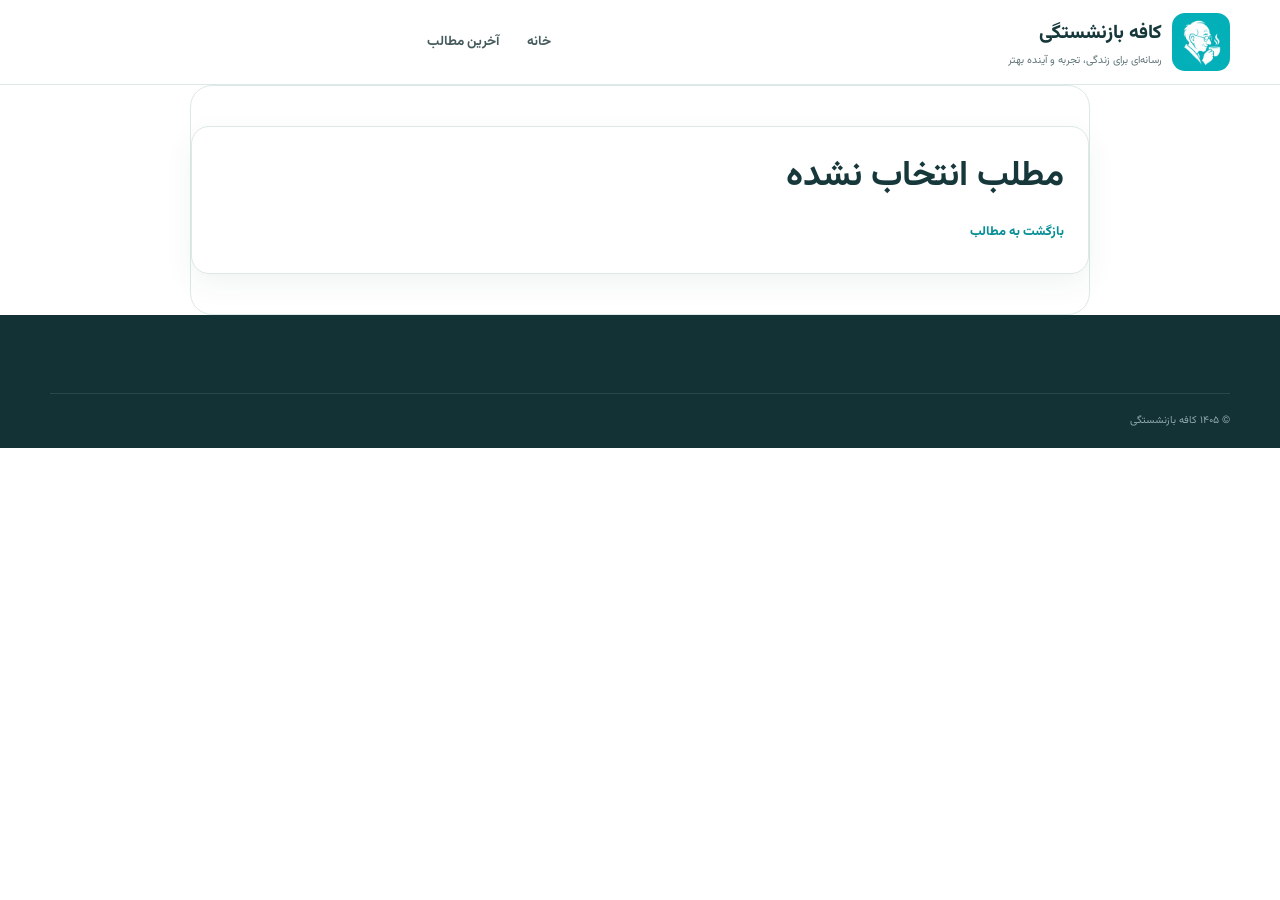
<file: article.html>
<!doctype html>
<html lang="fa" dir="rtl">
<head>
<meta charset="utf-8">
<meta name="viewport" content="width=device-width,initial-scale=1">
<title>مطلب | کافه بازنشستگی</title>
<link rel="preconnect" href="https://fonts.googleapis.com">
<link rel="preconnect" href="https://fonts.gstatic.com" crossorigin>
<link href="https://fonts.googleapis.com/css2?family=Vazirmatn:wght@400;500;600;700;800&display=swap" rel="stylesheet">
<link rel="stylesheet" href="style.css">
</head>
<body>
<header>
  <div class="container head">
    <a class="brand" href="index.html"><img src="assets/logo.png" alt=""><span><strong>کافه بازنشستگی</strong><small>رسانه‌ای برای زندگی، تجربه و آینده بهتر</small></span></a>
    <nav class="nav">
      <a href="index.html">خانه</a>
      <a href="category.html">آخرین مطالب</a>
    </nav>
  </div>
</header>
<main class="article-page container" style="padding:40px 0">
  <p class="muted">در حال بارگذاری مطلب…</p>
</main>
<footer><div class="container copy">© ۱۴۰۵ کافه بازنشستگی</div></footer>
<div class="toast"></div>
<script src="script.js"></script>
</body>
</html>
</file>
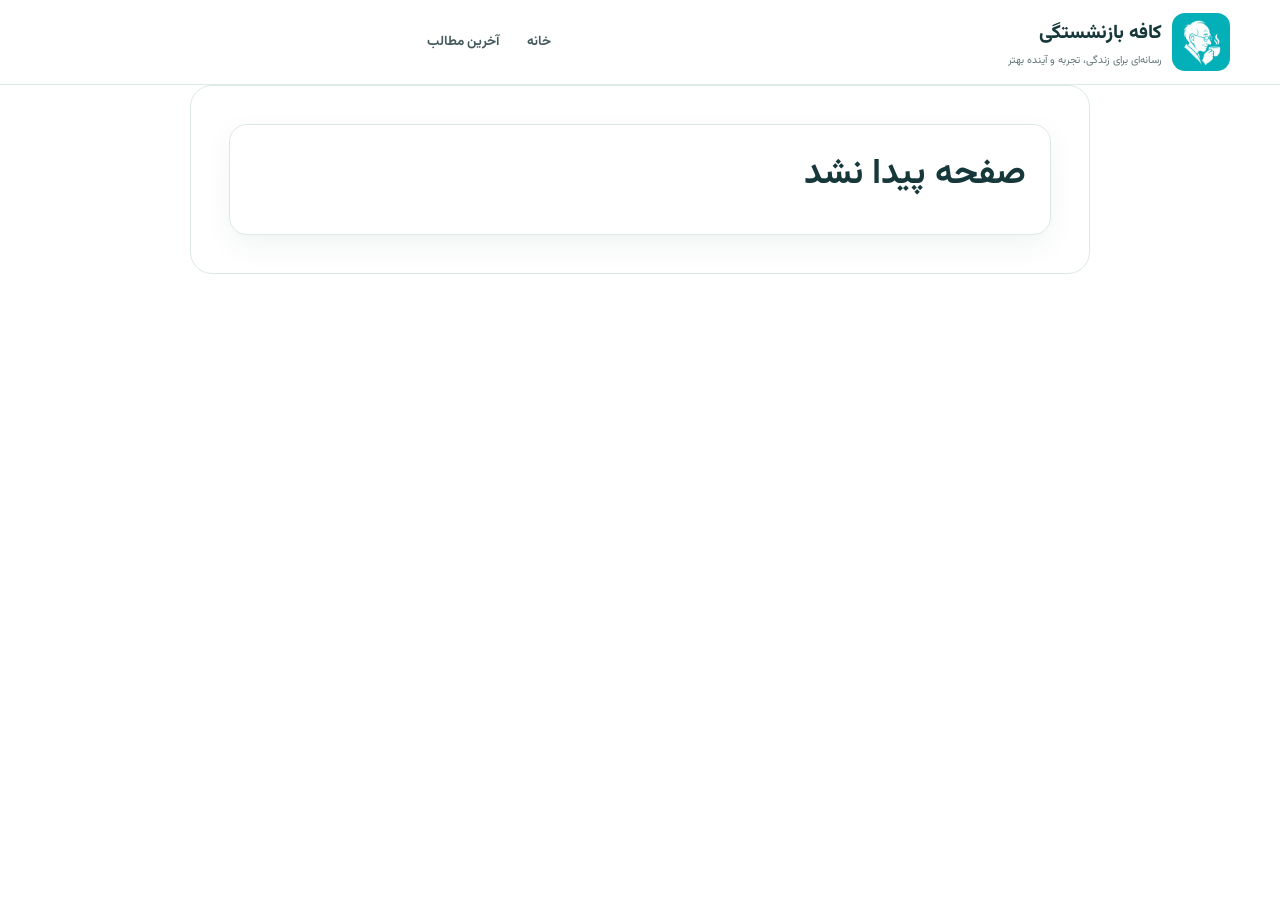
<file: page.html>
<!doctype html>
<html lang="fa" dir="rtl">
<head>
<meta charset="utf-8">
<meta name="viewport" content="width=device-width,initial-scale=1">
<title>صفحه | کافه بازنشستگی</title>
<link rel="preconnect" href="https://fonts.googleapis.com">
<link rel="preconnect" href="https://fonts.gstatic.com" crossorigin>
<link href="https://fonts.googleapis.com/css2?family=Vazirmatn:wght@400;500;600;700;800&display=swap" rel="stylesheet">
<link rel="stylesheet" href="style.css">
</head>
<body>
<header>
  <div class="container head">
    <a class="brand" href="index.html"><img src="assets/logo.png" alt=""><span><strong>کافه بازنشستگی</strong><small>رسانه‌ای برای زندگی، تجربه و آینده بهتر</small></span></a>
    <nav class="nav"><a href="index.html">خانه</a><a href="category.html">آخرین مطالب</a></nav>
  </div>
</header>
<main class="article-page container" id="page-root">
  <div class="panel"><p class="muted">در حال بارگذاری…</p></div>
</main>
<script>
function esc(s=''){return String(s).replace(/[&<>"']/g,m=>({'&':'&amp;','<':'&lt;','>':'&gt;','"':'&quot;',"'":'&#039;'}[m]))}
(async()=>{
  const root=document.getElementById('page-root');
  const q=new URLSearchParams(location.search);
  const id=q.get('id'); const slug=q.get('slug');
  if(!id&&!slug){root.innerHTML='<div class="panel"><h1>صفحه پیدا نشد</h1></div>';return}
  try{
    const url=id?'/api/pages?id='+encodeURIComponent(id):'/api/pages?slug='+encodeURIComponent(slug);
    const r=await fetch(url,{cache:'no-store'}); const d=await r.json();
    if(!r.ok||!d.page){root.innerHTML='<div class="panel"><h1>صفحه پیدا نشد</h1><a class="more" href="index.html">بازگشت</a></div>';return}
    const p=d.page; document.title=p.title+' | کافه بازنشستگی';
    root.innerHTML=`<article class="panel article-body"><h1>${esc(p.title)}</h1><div class="content" style="white-space:pre-wrap;line-height:1.9">${esc(p.content||'')}</div></article>`;
  }catch(e){root.innerHTML='<div class="panel"><h1>خطا در بارگذاری</h1></div>'}
})();
</script>
</body>
</html>
</file>
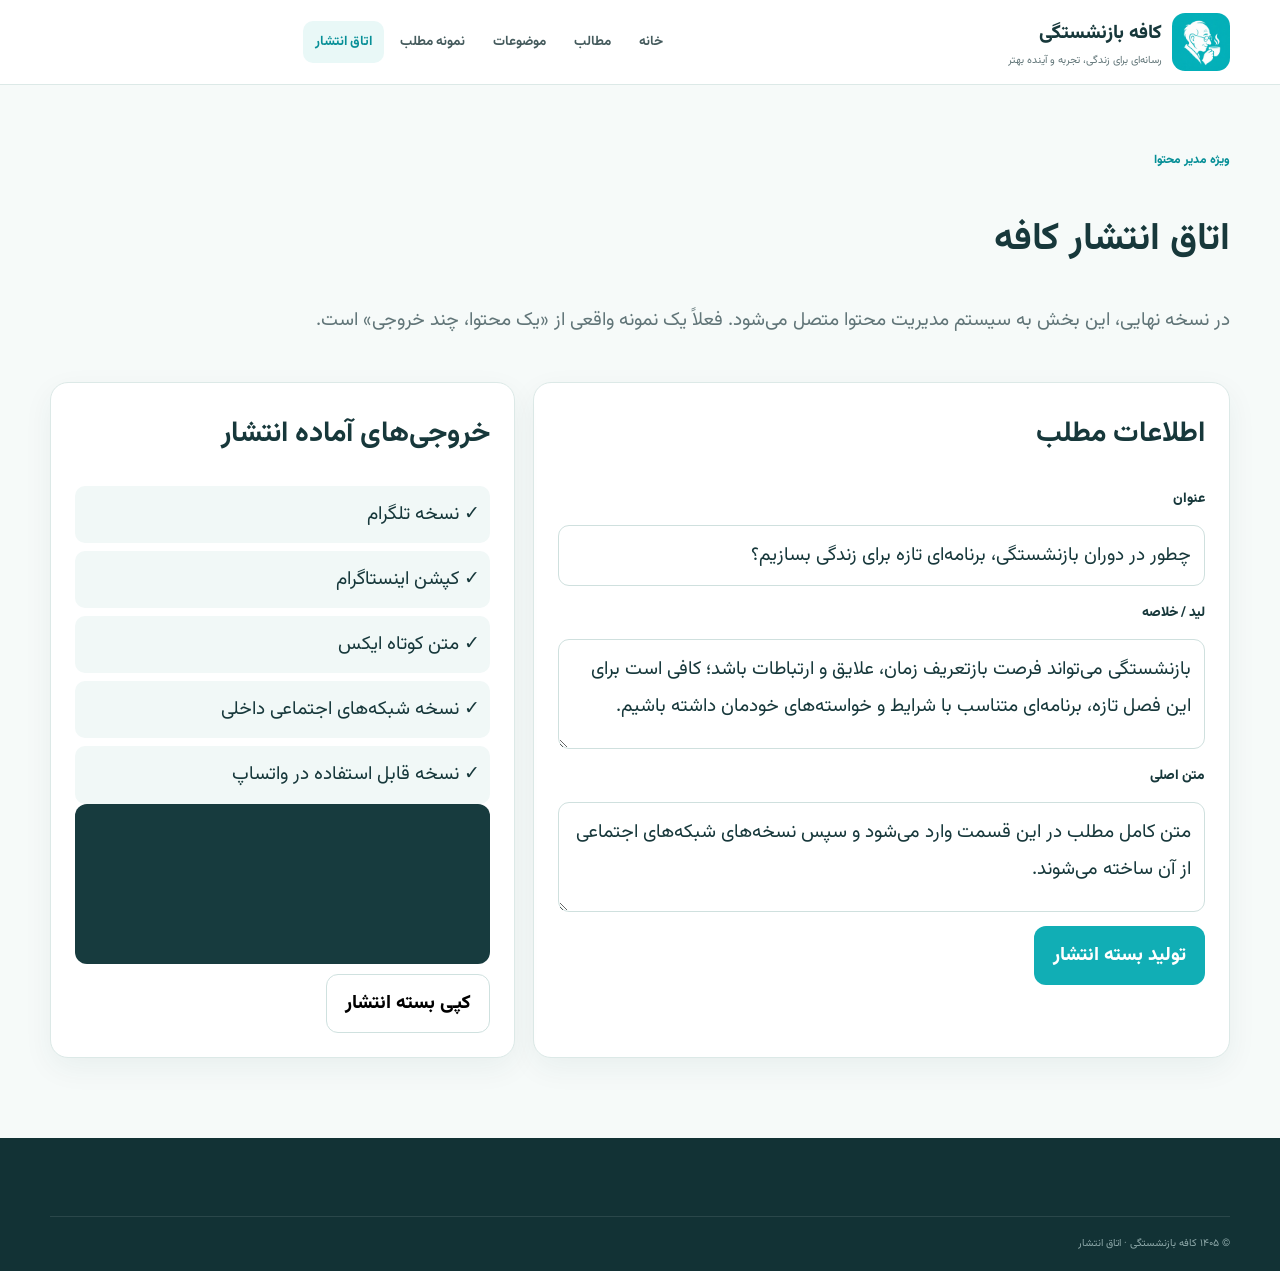
<file: publisher.html>
<!doctype html><html lang="fa" dir="rtl"><head><meta charset="utf-8"><meta name="viewport" content="width=device-width,initial-scale=1"><title>اتاق انتشار | کافه بازنشستگی</title><link rel="preconnect" href="https://fonts.googleapis.com"><link rel="preconnect" href="https://fonts.gstatic.com" crossorigin><link href="https://fonts.googleapis.com/css2?family=Vazirmatn:wght@400;500;600;700;800&display=swap" rel="stylesheet"><link rel="stylesheet" href="style.css"></head><body><header><div class="container head"><a class="brand" href="index.html"><img src="assets/logo.png" alt=""><span><strong>کافه بازنشستگی</strong><small>رسانه‌ای برای زندگی، تجربه و آینده بهتر</small></span></a><button class="menu">☰ منو</button><nav class="nav"><a href="index.html">خانه</a><a href="category.html">مطالب</a><a href="index.html#topics">موضوعات</a><a href="article.html">نمونه مطلب</a><a class="active" href="publisher.html">اتاق انتشار</a></nav></div></header><main class="admin"><div class="container"><div class="section-head"><div><span class="eyebrow">ویژه مدیر محتوا</span><h1>اتاق انتشار کافه</h1><p style="color:var(--muted)">در نسخه نهایی، این بخش به سیستم مدیریت محتوا متصل می‌شود. فعلاً یک نمونه واقعی از «یک محتوا، چند خروجی» است.</p></div></div><div class="admin-grid"><section class="panel"><h2>اطلاعات مطلب</h2><div class="field"><label for="post-title">عنوان</label><input id="post-title" value="چطور در دوران بازنشستگی، برنامه‌ای تازه برای زندگی بسازیم؟"></div><div class="field"><label for="post-lead">لید / خلاصه</label><textarea id="post-lead">بازنشستگی می‌تواند فرصت بازتعریف زمان، علایق و ارتباطات باشد؛ کافی است برای این فصل تازه، برنامه‌ای متناسب با شرایط و خواسته‌های خودمان داشته باشیم.</textarea></div><div class="field"><label for="post-body">متن اصلی</label><textarea id="post-body">متن کامل مطلب در این قسمت وارد می‌شود و سپس نسخه‌های شبکه‌های اجتماعی از آن ساخته می‌شوند.</textarea></div><button class="btn primary" onclick="makePack()">تولید بسته انتشار</button></section><aside class="panel"><h2>خروجی‌های آماده انتشار</h2><div class="checklist"><div class="check">✓ نسخه تلگرام</div><div class="check">✓ کپشن اینستاگرام</div><div class="check">✓ متن کوتاه ایکس</div><div class="check">✓ نسخه شبکه‌های اجتماعی داخلی</div><div class="check">✓ نسخه قابل استفاده در واتساپ</div></div><div class="output" id="social-output"></div><button class="btn secondary" data-copy="#social-output" style="margin-top:10px">کپی بسته انتشار</button></aside></div></div></main><footer><div class="container copy">© ۱۴۰۵ کافه بازنشستگی · اتاق انتشار</div></footer><div class="toast"></div><script src="script.js"></script></body></html>
</file>
<file: style.css>
:root{--p:#11aeb5;--pd:#078f97;--ink:#17383b;--muted:#617578;--bg:#f6faf9;--card:#fff;--line:#dce9e7;--gold:#d3a64b;--base:19px;--radius:18px}
*{box-sizing:border-box}html{scroll-behavior:smooth}body{margin:0;font-family:"Vazirmatn",Tahoma,sans-serif;font-size:var(--base);line-height:1.95;color:var(--ink);background:#fff}a{text-decoration:none;color:inherit}button,input,textarea{font:inherit}.container{width:min(1180px,calc(100% - 36px));margin:auto}.skip{position:absolute;top:-60px;right:12px;background:var(--ink);color:#fff;padding:8px 14px;border-radius:8px;z-index:100}.skip:focus{top:10px}
header{position:sticky;top:0;z-index:40;background:rgba(255,255,255,.97);border-bottom:1px solid var(--line);backdrop-filter:blur(10px)}.head{min-height:84px;display:flex;align-items:center;gap:18px}.brand{display:flex;align-items:center;gap:10px;min-width:285px}.brand img{width:58px;height:58px;object-fit:contain;border-radius:13px}.brand strong{display:block;font-size:1.2rem;font-weight:800}.brand small{display:block;color:var(--muted);font-size:.66rem;line-height:1.5}.nav{display:flex;justify-content:center;gap:4px;flex:1}.nav a{font-size:.84rem;font-weight:700;color:#455b5d;padding:8px 12px;border-radius:10px}.nav a:hover,.nav a.active{background:#e9f8f7;color:var(--pd)}.actions{display:flex;gap:6px}.actions button,.menu{height:42px;min-width:42px;border:1px solid var(--line);background:#fff;border-radius:11px;cursor:pointer;color:var(--ink);font-weight:800}.menu{display:none;padding:0 12px}
.search{display:none;border-top:1px solid var(--line);padding:10px 0}.search.open{display:block}.search .container{display:flex;gap:8px}.search input{flex:1;padding:11px 14px;border:1px solid var(--line);border-radius:11px}.search button{border:0;border-radius:11px;padding:0 15px;background:#edf8f7}
.hero{background:linear-gradient(135deg,#edf9f8,#fff 65%);padding:66px 0}.hero-grid{display:grid;grid-template-columns:1.5fr .7fr;align-items:center;gap:55px}.eyebrow{color:var(--pd);font-size:.75rem;font-weight:800}.hero h1{font-size:clamp(2.1rem,4.3vw,3.6rem);line-height:1.38;margin:8px 0 16px}.hero h1 em{font-style:normal;color:var(--pd)}.hero p{color:var(--muted);max-width:790px}.buttons{display:flex;gap:9px;flex-wrap:wrap;margin-top:24px}.btn{border:1px solid transparent;border-radius:12px;padding:10px 18px;font-weight:800;cursor:pointer;display:inline-flex;align-items:center;justify-content:center}.primary{background:var(--p);color:#fff}.secondary{background:#fff;border-color:#cfe1df}.hero-visual{height:300px;background:var(--p);border-radius:30px;padding:32px;color:#fff;display:flex;flex-direction:column;justify-content:space-between;overflow:hidden;position:relative}.hero-visual:before,.hero-visual:after{content:"";position:absolute;border:1px solid rgba(255,255,255,.28);border-radius:50%}.hero-visual:before{width:280px;height:280px;left:-100px;top:-100px}.hero-visual:after{width:200px;height:200px;right:-80px;bottom:-100px}.hero-visual .symbol{font-size:5rem;line-height:1}.hero-visual strong{font-size:1.25rem;line-height:1.6;display:block;position:relative}.section{padding:70px 0}.section-head{display:flex;justify-content:space-between;align-items:end;margin-bottom:24px}.section-head h2{margin:3px 0 0;font-size:1.7rem}.more{color:var(--pd);font-weight:800;font-size:.8rem}
.grid-feature{display:grid;grid-template-columns:1.3fr .7fr;gap:22px}.feature{border:1px solid var(--line);border-radius:var(--radius);overflow:hidden;box-shadow:0 10px 30px rgba(17,70,74,.07)}.visual{height:260px;background:linear-gradient(135deg,#0ba7ad,#a1e0dd);padding:20px;display:flex;align-items:end}.visual span{background:#fff;border-radius:8px;padding:4px 9px;font-size:.7rem;font-weight:800}.body{padding:23px}.meta{font-size:.7rem;color:#7b8b8d}.body h3{font-size:1.42rem;line-height:1.55;margin:6px 0}.body p{color:var(--muted);margin:0 0 14px}.article-actions{display:flex;justify-content:space-between;align-items:center}.article-actions a{color:var(--pd);font-weight:800}.share{border:0;background:#eef8f7;color:var(--pd);padding:7px 11px;border-radius:9px;cursor:pointer}.mini-list{display:grid;gap:12px}.mini{border:1px solid var(--line);border-radius:15px;padding:17px;background:#fff}.mini .tag{color:var(--pd);font-size:.67rem;font-weight:800}.mini h3{font-size:.98rem;line-height:1.6;margin:4px 0}.mini p{font-size:.76rem;color:var(--muted);margin:0}.topics{background:var(--bg);border-block:1px solid #e5efed}.topic-grid{display:grid;grid-template-columns:repeat(4,1fr);gap:12px}.topic{background:#fff;border:1px solid var(--line);border-radius:15px;padding:17px}.topic strong{display:block}.topic small{color:var(--muted);font-size:.7rem}.cards{display:grid;grid-template-columns:repeat(3,1fr);gap:16px}.card{border:1px solid var(--line);border-radius:16px;padding:20px;background:#fff}.card-icon{font-size:1.6rem}.card h3{font-size:1rem;margin:6px 0}.card p{font-size:.78rem;color:var(--muted);margin:0}.quote{background:var(--ink);color:#fff}.quote-box{padding:48px 0;display:flex;gap:22px;align-items:center}.quote-mark{font:6rem Georgia;color:#6dd6d1;line-height:.6}.quote p{font-size:1.4rem;font-weight:800;margin:0}.quote small{color:#b7cbcc}.stories{display:grid;grid-template-columns:repeat(3,1fr);gap:15px}.story{border:1px solid var(--line);border-radius:16px;padding:21px}.avatar{width:52px;height:52px;border-radius:50%;display:grid;place-items:center;background:#e7f7f6;color:var(--pd);font-weight:800}.story h3{font-size:1rem;line-height:1.65}.story a{font-size:.75rem;color:var(--pd);font-weight:800}
.social{background:#eaf8f7;padding:48px 0}.social-box{border:1px solid #cfe5e2;border-radius:20px;padding:28px;background:#fff;display:grid;grid-template-columns:1fr 1fr;gap:25px}.social-box h2{margin:0;font-size:1.35rem}.social-box p{color:var(--muted);font-size:.8rem}.pills{display:flex;gap:8px;flex-wrap:wrap;align-content:center}.pill{background:#edf8f7;border-radius:999px;padding:7px 12px;font-size:.72rem;font-weight:800;color:#456064}
.newsletter{padding:48px 0}.newsletter-box{background:var(--p);color:#fff;border-radius:22px;padding:30px;display:flex;justify-content:space-between;gap:25px;align-items:center}.newsletter-box h2{margin:0;font-size:1.4rem}.newsletter-box p{margin:5px 0 0;opacity:.9;font-size:.78rem}.newsletter-form{display:flex;gap:8px;min-width:380px}.newsletter-form input{flex:1;border:0;border-radius:11px;padding:10px 13px}.newsletter-form button{border:0;border-radius:11px;padding:0 17px;font-weight:800}
footer{background:#123235;color:#dbe8e8;padding:50px 0 0}.foot-grid{display:grid;grid-template-columns:2fr 1fr 1fr 1fr;gap:30px}.foot-brand img{width:56px;height:56px;background:#fff;border-radius:12px}.foot-grid h3,.foot-grid h4{color:#fff;margin:7px 0}.foot-grid a{display:block;color:#a9c0c1;font-size:.73rem;padding:2px 0}.foot-brand p{color:#a9c0c1;font-size:.75rem}.copy{border-top:1px solid rgba(255,255,255,.1);margin-top:28px;padding:17px 0;color:#8fa9aa;font-size:.65rem}
.article-wrap{background:#f7faf9;padding:45px 0 70px}.article-page{background:#fff;border:1px solid var(--line);border-radius:22px;max-width:900px;margin:auto;padding:38px}.article-page .category{color:var(--pd);font-size:.75rem;font-weight:800}.article-page h1{font-size:2.2rem;line-height:1.5;margin:8px 0}.article-page .lead{font-size:1.05rem;color:#526a6d;border-right:4px solid var(--p);padding-right:15px}.article-page .content{margin-top:28px}.article-page .content h2{font-size:1.3rem;margin-top:30px}.article-page .content p{color:#40595c}.share-panel{margin-top:35px;padding:18px;background:#f2f8f7;border-radius:15px}.share-panel strong{display:block;margin-bottom:9px}.share-links{display:flex;gap:7px;flex-wrap:wrap}.share-links button{border:0;border-radius:9px;padding:7px 11px;cursor:pointer;background:#fff}
.category-page{padding:45px 0 70px}.category-head{padding:25px;border:1px solid var(--line);border-radius:20px;background:#eef9f8;margin-bottom:22px}.category-head h1{margin:0;font-size:2rem}.category-head p{color:var(--muted);margin:4px 0 0}.post-grid{display:grid;grid-template-columns:repeat(3,1fr);gap:16px}.post-card{border:1px solid var(--line);border-radius:16px;overflow:hidden;background:#fff}.post-card .thumb{height:150px;background:linear-gradient(135deg,#bcebe8,#edf9f8)}.post-card .pad{padding:16px}.post-card h3{font-size:1rem;line-height:1.6;margin:5px 0}.post-card p{font-size:.76rem;color:var(--muted);margin:0}.post-card a{display:inline-block;color:var(--pd);font-size:.75rem;font-weight:800;margin-top:8px}
.admin{background:#f3f7f6;padding:45px 0 70px}.admin-grid{display:grid;grid-template-columns:1.2fr .8fr;gap:18px}.panel{background:#fff;border:1px solid var(--line);border-radius:18px;padding:24px}.panel h1,.panel h2{margin-top:0}.field{margin-bottom:14px}.field label{display:block;font-weight:800;font-size:.78rem;margin-bottom:5px}.field input,.field textarea{width:100%;border:1px solid var(--line);border-radius:10px;padding:10px 12px}.field textarea{min-height:130px;resize:vertical}.checklist{display:grid;gap:8px}.check{padding:10px;border-radius:10px;background:#f1f8f7}.check input{accent-color:var(--p)}.output{white-space:pre-wrap;background:#173b3e;color:#e8f4f3;border-radius:12px;padding:15px;font-size:.76rem;min-height:160px}
.toast{position:fixed;bottom:20px;right:20px;background:#173b3e;color:#fff;border-radius:10px;padding:10px 14px;opacity:0;transform:translateY(8px);transition:.2s;z-index:90;font-size:.75rem}.toast.show{opacity:1;transform:none}
@media(max-width:950px){.nav{display:none}.menu{display:block}.nav.open{display:flex;position:absolute;top:84px;right:0;left:0;background:#fff;flex-direction:column;padding:10px 18px;border-bottom:1px solid var(--line);box-shadow:0 12px 30px rgba(0,0,0,.07)}.nav.open a{width:100%}.hero-grid,.grid-feature,.social-box,.admin-grid{grid-template-columns:1fr}.hero-visual{height:230px}.topic-grid{grid-template-columns:repeat(2,1fr)}.newsletter-box{display:block}.newsletter-form{min-width:0;margin-top:18px}.foot-grid{grid-template-columns:2fr 1fr 1fr}}
@media(max-width:600px){:root{--base:18px}.container{width:calc(100% - 28px)}.brand{min-width:0;flex:1}.brand img{width:50px;height:50px}.brand strong{font-size:1rem}.brand small{font-size:.6rem}.actions .search-button{display:none}.hero{padding:48px 0}.hero h1{font-size:2rem}.section{padding:52px 0}.topic-grid,.cards,.stories,.post-grid{grid-template-columns:1fr}.section-head{align-items:flex-start}.section-head h2{font-size:1.45rem}.article-page{padding:22px}.article-page h1{font-size:1.65rem}.newsletter-form{flex-direction:column}.foot-grid{grid-template-columns:1fr 1fr}.foot-brand{grid-column:1/-1}}

/* CMS */
.admin{padding:55px 0 80px;background:var(--bg);min-height:calc(100vh - 84px)}
.panel{background:#fff;border:1px solid var(--line);border-radius:18px;padding:24px;box-shadow:0 10px 30px rgba(17,70,74,.06)}
.auth-box{max-width:560px;margin:40px auto}.auth-box h1,.admin-top h1{margin:6px 0 8px}
.field{display:grid;gap:7px;margin:14px 0}.field label{font-weight:800;font-size:.86rem}.field input,.field textarea,.field select{width:100%;border:1px solid #cfe0de;border-radius:11px;padding:11px 13px;background:#fff;color:var(--ink);outline:none}.field input:focus,.field textarea:focus,.field select:focus{border-color:var(--p);box-shadow:0 0 0 3px rgba(17,174,181,.10)}.field textarea{resize:vertical;min-height:110px}.hint{color:var(--muted);font-size:.7rem}.two{display:grid;grid-template-columns:1fr 1fr;gap:12px}.admin-grid{display:grid;grid-template-columns:1.35fr .9fr;gap:18px}.admin-top{display:flex;justify-content:space-between;align-items:end;margin-bottom:18px}.buttons{display:flex;gap:9px;flex-wrap:wrap}.error{color:#a33;margin-top:10px;font-size:.8rem}.success{color:#078f70;margin-top:12px;font-weight:700}.muted{color:var(--muted)}.list-head{display:flex;justify-content:space-between;align-items:center}.list-head h2{margin:0}.posts-list{display:grid;gap:9px;margin-top:14px;max-height:720px;overflow:auto}.post-row{border:1px solid var(--line);border-radius:13px;padding:12px;display:flex;justify-content:space-between;gap:8px;align-items:center}.post-row>div:first-child{display:grid;gap:4px}.post-row strong{font-size:.86rem}.post-row small{color:var(--muted);font-size:.68rem}.status{font-size:.63rem;font-weight:800;width:max-content;padding:2px 7px;border-radius:999px;background:#eef4f3}.status.published{background:#e6f7f2;color:#08775d}.row-actions{display:flex;gap:5px}.row-actions button{border:1px solid var(--line);background:#fff;border-radius:8px;padding:5px 8px;cursor:pointer;color:var(--ink)}
.article-cover{height:330px;border-radius:20px;background-size:cover;background-position:center;margin-bottom:24px}
@media(max-width:850px){.admin-grid{grid-template-columns:1fr}.admin-top{align-items:start;gap:15px;flex-direction:column}.two{grid-template-columns:1fr}.post-row{align-items:flex-start;flex-direction:column}.row-actions{width:100%}.row-actions button{flex:1}}

/* v2 admin extras */
.admin-tabs{display:flex;gap:8px;flex-wrap:wrap;margin-bottom:18px}
.admin-tabs button{border:1px solid var(--line);background:#fff;border-radius:999px;padding:8px 14px;cursor:pointer;font-family:inherit;font-weight:700;color:var(--ink)}
.admin-tabs button.active{background:var(--p);color:#fff;border-color:var(--p)}
.tab-panel{display:none}.tab-panel.active{display:block}
.media-grid{display:grid;grid-template-columns:repeat(auto-fill,minmax(140px,1fr));gap:12px;margin-top:14px}
.media-card{border:1px solid var(--line);border-radius:12px;padding:10px;background:#fff}
.media-card img{width:100%;height:100px;object-fit:cover;border-radius:8px;background:#eef4f3}
.preview-img{max-width:220px;max-height:140px;border-radius:10px;margin-top:8px}
</file>
